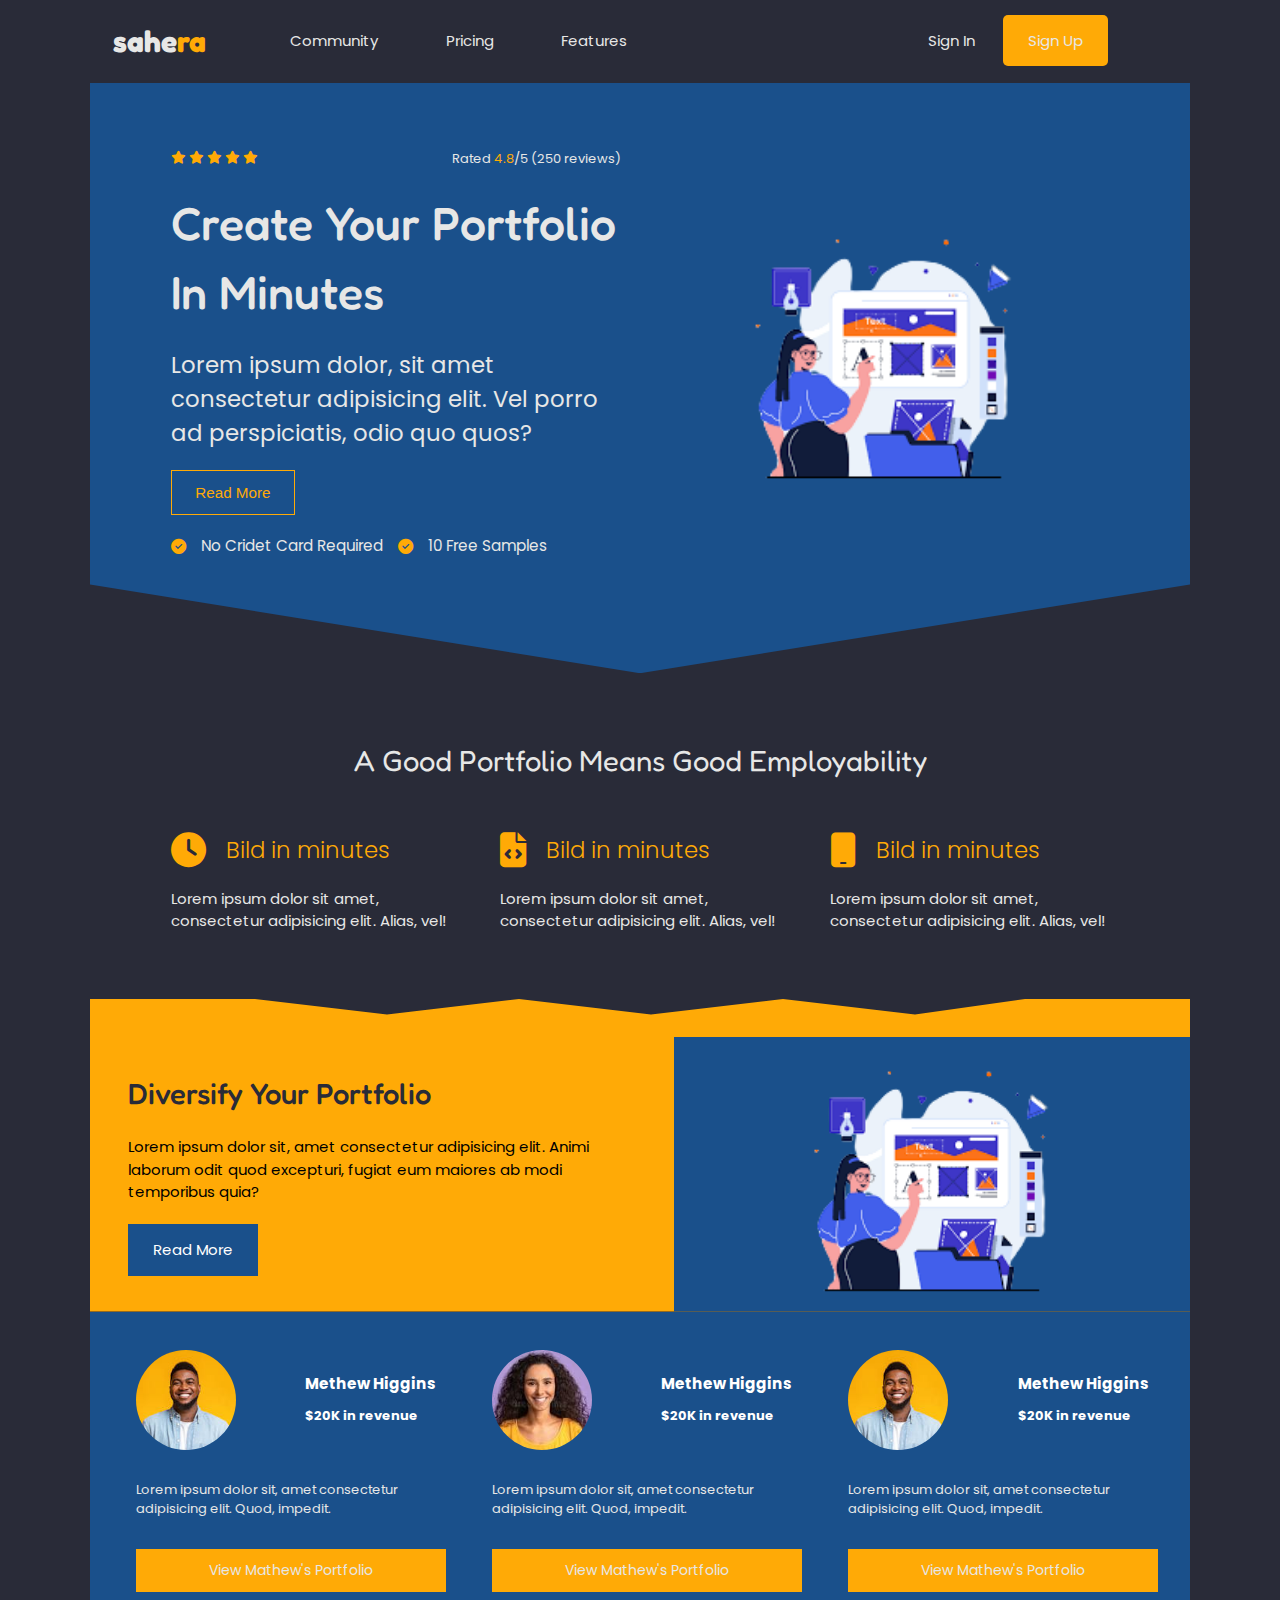
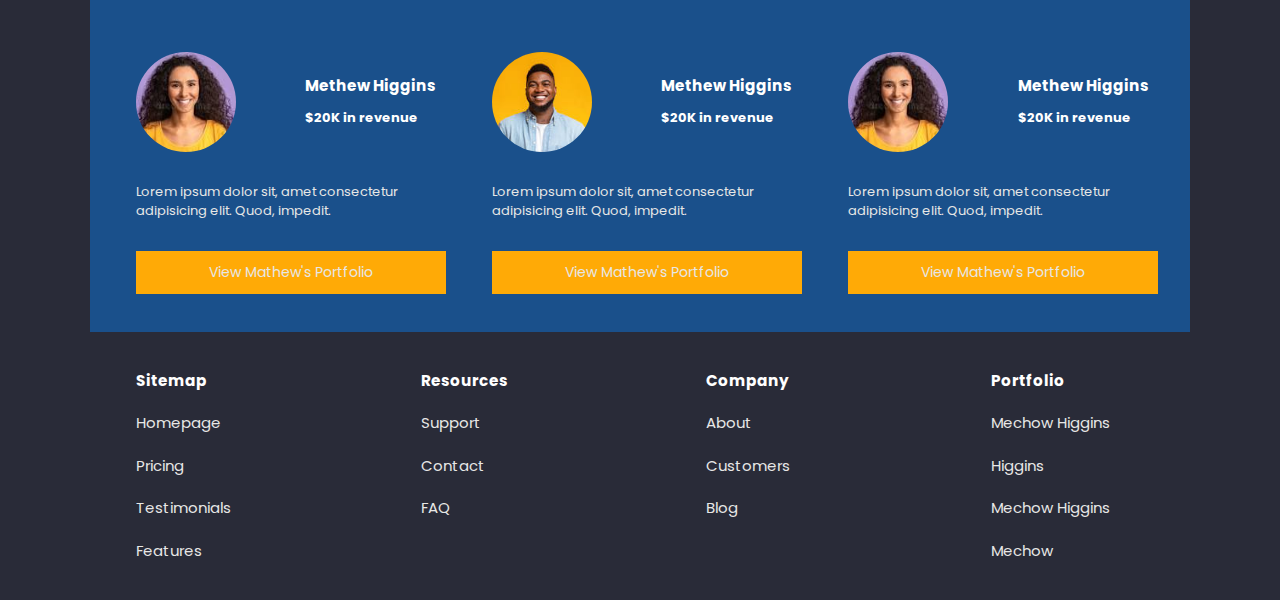
<file: index.html>
<!DOCTYPE html>
<html lang="en">
<head>
    <meta charset="UTF-8">
    <meta name="viewport" content="width=device-width, initial-scale=1.0">
    <!-- Google font link -->
    <link rel="preconnect" href="https://fonts.googleapis.com">
    <link rel="preconnect" href="https://fonts.gstatic.com" crossorigin>
    <link href="https://fonts.googleapis.com/css2?family=Fredoka:wght@300;400;500&family=Poppins:wght@100;200;300;400;500;600;700;800;900&display=swap" rel="stylesheet">
    <!-- Font awesome link -->
    <link rel="stylesheet" href="https://cdnjs.cloudflare.com/ajax/libs/font-awesome/6.4.0/css/all.min.css">
    <!-- Css stylesheet link -->
    <link rel="stylesheet" href="./style.css">
    <title>Document</title>
</head>
<body class="container">
    <!-- __________________________________________Header -->
    <header id="main-header">
        <!-- Logo -->
        <div class="main-header__logo">
            <h2>sahe<span>ra</span></h2>
        </div>
        <!-- Navigation -->
        <nav class="main-header__nav">
            <!-- Nav Links -->
            <ul class="main-header__nav--links">
                <li class="main-header__nav--links__link"><a href="#">Community</a></li>
                <li class="main-header__nav--links__link"><a href="#">Pricing</a></li>
                <li class="main-header__nav--links__link"><a href="#">Features</a></li>
            </ul>
            <!-- Registration -->
            <div class="main-header__nav--registration">
                <a href="#">Sign In</a>
                <a href="sign-up.html">Sign Up</a>
            </div>
        </nav>
        <!-- Hamburger Menu-->
        <div class="hamburger">
            <div class="hamburger-line"></div>
            <div class="hamburger-line"></div>
            <div class="hamburger-line"></div>
        </div>
    </header>
    <!-- __________________________________________Hero -->
    <section class="hero">
        <!-- Content -->
        <div class="hero__content">
            <!-- Rating -->
            <div class="hero__content--rating">
                <!-- Rating Star -->
                <div class="hero__content--rating__star">
                    <i class="fas fa-star"></i>
                    <i class="fas fa-star"></i>
                    <i class="fas fa-star"></i>
                    <i class="fas fa-star"></i>
                    <i class="fas fa-star"></i>
                </div>
                <!-- Rating Text -->
                <div class="hero__content__rating__text">
                    <p>Rated <span>4.8</span>/5 (250 reviews)</p>
                </div>
            </div>
            <!-- Title -->
            <h1 id="main__title">Create Your Portfolio In Minutes</h1>
            <!-- Main para -->
            <p id="main__para">Lorem ipsum dolor, sit amet consectetur adipisicing elit. Vel porro ad perspiciatis, odio quo quos?</p>
            <!-- Trial -->
            <button class="hero__content--trial">Read More</button>

            <div class="hero__content--geting-started">
            <!-- Credit Card -->
            <div class="hero__content--geting-started__credit-card">
                <i class="fas fa-check-circle"></i>
                <p>No Cridet Card Required</p>
            </div>
            <!-- Free Templates -->
            <div class="hero__content--geting-started__free-templates">
                <i class="fas fa-check-circle"></i>
                <p>10 Free Samples</p>
            </div>
            </div>
        </div>
        <!-- Vector Ghrophic -->
        <div class="hero__vec">
            <img src="./asets/images/Untitled-removebg-preview.png" alt="hero img">
        </div>
    </section>
    <!-- __________________________________________Features -->
    <section class="features">
        <!-- Title -->
        <h2 class="features__title">A Good Portfolio Means Good Employability</h2>
        <!-- content -->
        <div class="features__content">
            <div class="features__content--efficiency">
                <i class="fas fa-clock"></i>
                <h3>Bild in minutes</h3>
                <p>Lorem ipsum dolor sit amet, consectetur adipisicing elit. Alias, vel!</p>
            </div>

            <div class="features__content--customizability">
                <i class="fas fa-file-code"></i>
                <h3>Bild in minutes</h3>
                <p>Lorem ipsum dolor sit amet, consectetur adipisicing elit. Alias, vel!</p>
            </div>

            <div class="features__content--adeptability">
                <i class="fas fa-mobile"></i>
                <h3>Bild in minutes</h3>
                <p>Lorem ipsum dolor sit amet, consectetur adipisicing elit. Alias, vel!</p>
            </div>
        </div>
    </section>
    <!-- __________________________________________Diversify -->
    <section class="diversify">
        <!-- Content -->
        <div class="diversify__content">
            <h2 class="diversify__content--title">Diversify Your Portfolio</h2>
            <p class="diversify__content--para">Lorem ipsum dolor sit, amet consectetur adipisicing elit. Animi laborum odit quod excepturi, fugiat eum maiores ab modi temporibus quia?</p>
            <a href="#" class="diversify__content--link">Read More</a>
        </div>
        <!-- Image -->
        <div class="diversify__img">
            <img src="./asets/images/Untitled-removebg-preview.png" alt="img">
        </div>
    </section>
    <!-- ___________________________________________Testimonials -->
    <section class="testimonials">
        <div class="testimoials__content">
            <div class="testimonials__content--person-one">
                <img src="./asets/images/person1.jpg" alt="person">
                <div class="testimonials__content--title">
                <h3>Methew Higgins</h3>
                <h4>$20K in revenue</h4>
                </div>
                <p>Lorem ipsum dolor sit, amet consectetur adipisicing elit. Quod, impedit.</p>
                <a href="#">View Mathew's Portfolio</a>
            </div>

            <div class="testimonials__content--person-two">
                <img src="./asets/images/person2.jpg" alt="person">
                <div class="testimonials__content--title">
                    <h3>Methew Higgins</h3>
                    <h4>$20K in revenue</h4>
                    </div>
                <p>Lorem ipsum dolor sit, amet consectetur adipisicing elit. Quod, impedit.</p>
                <a href="#">View Mathew's Portfolio</a>
            </div>

            <div class="testimonials__content--person-three">
                <img src="./asets/images/person1.jpg" alt="person">
                <div class="testimonials__content--title">
                    <h3>Methew Higgins</h3>
                    <h4>$20K in revenue</h4>
                    </div>
                <p>Lorem ipsum dolor sit, amet consectetur adipisicing elit. Quod, impedit.</p>
                <a href="#">View Mathew's Portfolio</a>
            </div>

            <div class="testimonials__content--person-four">
                <img src="./asets/images/person2.jpg" alt="person">
                <div class="testimonials__content--title">
                    <h3>Methew Higgins</h3>
                    <h4>$20K in revenue</h4>
                    </div>
                <p>Lorem ipsum dolor sit, amet consectetur adipisicing elit. Quod, impedit.</p>
                <a href="#">View Mathew's Portfolio</a>
            </div>

            <div class="testimonials__content--person-five">
                <img src="./asets/images/person1.jpg" alt="person">
                <div class="testimonials__content--title">
                    <h3>Methew Higgins</h3>
                    <h4>$20K in revenue</h4>
                    </div>
                <p>Lorem ipsum dolor sit, amet consectetur adipisicing elit. Quod, impedit.</p>
                <a href="#">View Mathew's Portfolio</a>
            </div>

            <div class="testimonials__content--person-six">
                <img src="./asets/images/person2.jpg" alt="person">
                <div class="testimonials__content--title">
                    <h3>Methew Higgins</h3>
                    <h4>$20K in revenue</h4>
                    </div>
                <p>Lorem ipsum dolor sit, amet consectetur adipisicing elit. Quod, impedit.</p>
                <a href="#">View Mathew's Portfolio</a>
            </div>
        </div>
    </section>
    <!-- ____________________________________________Footer -->
    <footer id="footer">
        <div class="footer__container">
                    <!-- sitemap -->
        <div class="sitemap">
            <p>Sitemap</p>
            <a href="#">Homepage</a>
            <a href="#">Pricing</a>
            <a href="#">Testimonials</a>
            <a href="#">Features</a>
        </div>
        <!-- resources -->
        <div class="resources">
            <p>Resources</p>
            <a href="#">Support</a>
            <a href="#">Contact</a>
            <a href="#">FAQ</a>
        </div>
         <!-- company -->
         <div class="company">
            <p>Company</p>
            <a href="#">About</a>
            <a href="#">Customers</a>
            <a href="#">Blog</a>
        </div>
         <!-- portfolio -->
         <div class="portfolio">
            <p>Portfolio</p>
            <a href="#">Mechow Higgins</a>
            <a href="#">Higgins</a>
            <a href="#">Mechow Higgins</a>
            <a href="#">Mechow</a>
        </div>
        </div>
    </footer>
    <!-- _____________________________________________Javascript File -->
    <script src="./script.js"></script>
   
</body>
</html>
</file>
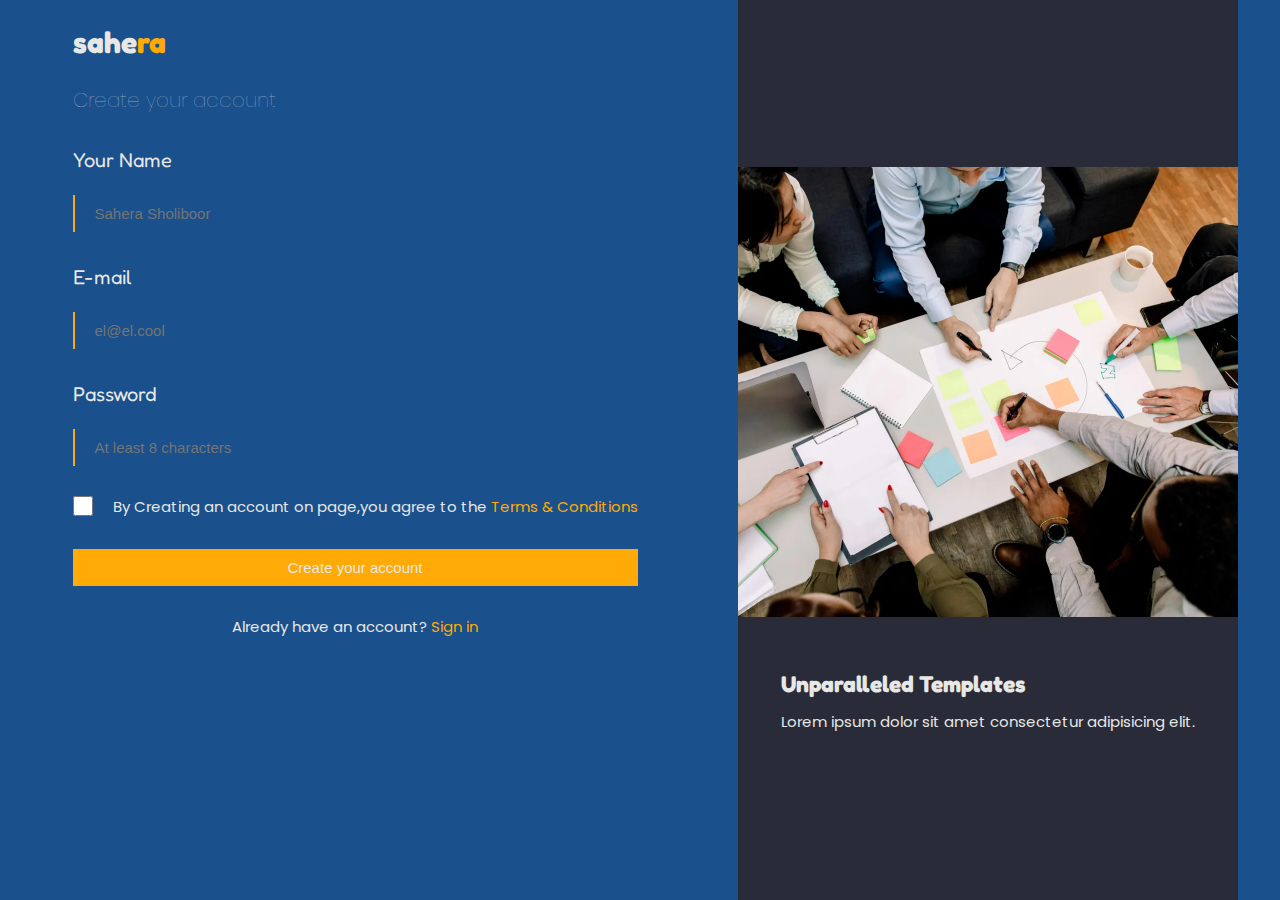
<file: sign-up.html>
<!DOCTYPE html>
<html lang="en">
<head>
    <meta charset="UTF-8">
    <meta name="viewport" content="width=device-width, initial-scale=1.0">
    <title>sign up</title>
    <!-- Google font link -->
    <link rel="preconnect" href="https://fonts.googleapis.com">
    <link rel="preconnect" href="https://fonts.gstatic.com" crossorigin>
    <link href="https://fonts.googleapis.com/css2?family=Fredoka:wght@300;400;500&family=Poppins:wght@100;200;300;400;500;600;700;800;900&display=swap" rel="stylesheet">
    <!-- Font awesome link -->
    <link rel="stylesheet" href="https://cdnjs.cloudflare.com/ajax/libs/font-awesome/6.4.0/css/all.min.css">
    <!-- Css stylesheet link -->
    <link rel="stylesheet" href="./style.css">
</head>
<body>
    <main id="sign-up-container">
        <!-- Sign Up -->
        <section class="sign-up">
            <!-- Logo -->
            <div class="main-header__logo">
                <h2>sahe<span>ra</span></h2>
            </div>

            <!-- Form -->
            <form class="sign-up__form">
                <h3 class="sign-up__form--title">Create your account</h3>

                <!-- Name Field -->
                <fieldset class="sign-up__form--name-field fieldset">
                    <label for="name">Your Name</label>
                    <input type="text" placeholder="Sahera Sholiboor">
                </fieldset>

                <!-- Email Field -->
                <fieldset class="sign-up__form--email-field fieldset">
                    <label for="email">E-mail</label>
                    <input type="email" placeholder="el@el.cool">
                </fieldset>

                <!-- Password Field -->
                <fildset class="sign-up__form--password-field fieldset">
                    <label for="password">Password</label>
                    <input type="password" placeholder="At least 8 characters">
                </fildset>

                <!-- Terms Field -->
                <fieldset class="sign-up__form--terms-field fieldset">
                    <input type="checkbox">
                    <p>By Creating an account on page,you agree to the 
                        <a href="#">Terms & Conditions</a>
                    </p>
                </fieldset>

                <!-- Submit -->
                <input type="submit" value="Create your account">

                <!-- sign In -->
                <p class="sign-up__form--sign-in-para">Already have an account?
                    <a href="#">Sign in</a>
                </p>
            </form>

        </section>
        <!-- Extra info -->
        <section class="extra-info">
            <!-- image -->
            <div class="extra-info__img">
                <img src="./asets/images/0x0.webp" alt="Sign Up">
            </div>

            <!-- Content -->
            <div class="extra-info__content">
                <h2 class="extra-info__content--title">Unparalleled Templates</h2>
                <p class="extra-info__content--para">Lorem ipsum dolor sit amet consectetur adipisicing elit.</p>
            </div>
        </section>
    </main>
</body>
</html>
</file>
<file: style.css>
*,
*::before,
*::after{
    box-sizing: border-box;
    margin: 0;
    padding: 0;
}
:root{
    font-size: 10px;
    
    /* _________________Colors_________________ */
    --color-primary: hsl(231,15%,19%);
    --color-primary-m-light:hsl(231,15%,19%,.55);
    --color-primary-m-dark:hsl(213,15%,19%,.85);

    --color-secondary:rgb(255,170,6);
    --color-secondary-m-light:rgba(255,170,6,.55);
    --color-secondary-m-dark:rgba(255,170,6,.85);

        --color-tertiary:#1a508b;
    --color-tertiary-m-light:hsla(211,68%,32%,.55);
    --color-tertiary-m-dark:hsla(211,68%,32%,.85);

    --color-quaternary:rgb(231,231,230);
    --color-quaternary-m-light:rgba(231,231,230,.55);
    --color-quaternary-m-dark:rgba(231,231,230,.85);

    /* ____________________Padding___________________ */
    --padding-xl:calc(2rem + 6vh) calc(2rem + 6vw);
    --padding-l:calc(3rem + 4vh) calc(3rem + 4vw);
    --padding-m:calc(2rem + 2vh) calc(2rem + 2vw);
    --padding-s:calc(1rem + 1vh) calc(1rem + 1vw);
    /* ____________________Font size___________________ */
    --font-size-l:calc(1.5rem + 2vw);
    --font-size-m:calc(1rem + 1.5vw);
    --font-size-s:calc(1rem + 1vw);
    --font-size-xs:calc(0.5rem + 0.8vw);
    /* ____________________Font family___________________ */
    --font-family-main: "Fredoka" , sans-serif;
    --font-family-sub: "Poppins" , sans-serif;
}
body{
    font-family: var(--font-family-sub);
    line-height: 1.5;
}
.container{
    display: grid;
    grid-template-columns: 
    [container-start] 1fr
    [center-start] 
    repeat(10,[col-start] minmax(min-content,11rem) [col-end])
    [center-end] 
    1fr [container-end];
    grid-template-rows: repeat(6,min-content);
    background-color: var(--color-primary);
}
a{
    text-decoration: none;
    color: var(--color-quaternary);
}
li{
    list-style: none;
}
/* _______________________________________________ Header */
#main-header{
    background-color: var(--color-primary);
    grid-column: center-start/center-end;
    display: flex;
    justify-content: space-between;
    align-items: center;
    position: relative;
    padding: var(--padding-s);
}
.main-header__logo h2{
    font-size: 3rem;
    color:var(--color-quaternary);
    font-family: var(--font-family-main);
}
.main-header__logo span{
    color: var(--color-secondary);
}
.main-header__nav{
    width: 80%;
    z-index: 1;
    display: flex;
    justify-content:space-between;
}
.main-header__nav--links{
    display: flex;
    gap: calc(.5rem + 1vw);
    align-items: center;
}
.main-header__nav--links__link a{
    font-size: 1.5rem;
    padding: 1.5rem 2.5rem;
    border-radius:.5rem;
    transition: all .25s ease-in-out;
}
.main-header__nav--links__link a:hover{
    background-color: var(--color-secondary);
}
.main-header__nav--registration a{
    font-size: 1.5rem;
    padding:1.5rem 2.5rem;
}
.main-header__nav--registration a:last-child{
    background-color: var(--color-secondary);
    border-radius:.5rem;
}
/* _______________________________________________ Hero */
.hero{
    background-color: var(--color-tertiary);
    grid-column: center-start/center-end;
    padding: var(--padding-l);
    padding-bottom: 11.5rem;
    display: flex;
    justify-content: space-evenly;
    align-items: center;
    flex-wrap: wrap;
    gap: 3vw;
    color: var(--color-quaternary);
    clip-path: polygon(0 0 , 100% 0,100% 85%,50% 100%,0 85%);
}
.hero__content{
    flex-basis: 35rem;
    flex-grow: 1;
    display: flex;
    flex-direction: column;
    justify-content: center;
    gap: 2rem;
}
.hero__content--rating{
    display: flex;
    justify-content: space-between;
    align-items: center;
}
.fa-star,
.hero__content__rating__text span{
    color:var(--color-secondary);
}
.fa-star,
.hero__content__rating__text  p{
    font-size: 1.3rem;
}
#main__title{
    font-size:calc(4rem + .5vw);
    font-weight: 500;
    font-family: var(--font-family-main);
}
#main__para{
    font-size: var(--font-size-s);
}
.hero__content--trial{
    align-self: flex-start;
    padding:1.5rem 2.5rem;
    background: none;
    border: 1px solid var(--color-secondary);
    color: var(--color-secondary);
    font-size: var(--font-size-s);
    cursor: pointer;
    transition: all 0.35s ease-in-out;
}
.hero__content--trial:hover{
    background-color: var(--color-primary);
}
.hero__content--geting-started,
.hero__content--geting-started__credit-card,
.hero__content--geting-started__free-templates{
    display: flex;
    align-items: center;
    gap: 1.5rem;
}
.hero__content--geting-started__credit-card p,
.hero__content--geting-started__free-templates p,
.fa-check-circle{
    font-size: var(--font-size-s);
}
.fa-check-circle{
    color: var(--color-secondary);
}
.hero__vec{
    flex-basis: 35rem;
    flex-grow: 1;
}
.hero__vec img{
    width: 100%;
    height: 100%;
    border-radius:20px;
}
/* _______________________________________________ Features */
.features{
    display: flex;
    flex-direction: column;
    justify-content: center;
    align-items: center;
    padding: var(--padding-l);
    grid-column: center-start/center-end;
    gap: 5rem;
}
.features__title{
    color: var(--color-quaternary);
    font-size: var(--font-size-m);
    font-weight: 400;
    font-family: var(--font-family-main);
}
.features__content{
    width: 100%;
    display: grid;
    grid-template-columns: repeat(auto-fit,minmax(20rem , 1fr));
    gap: 5rem;
}
.features__content--efficiency,
.features__content--customizability,
.features__content--adeptability{
    display: grid;
    grid-template-columns: repeat(10,1fr);
    grid-template-rows: repeat(2,min-content);
    gap: 2rem;
}
.features__content--efficiency h3,
.features__content--customizability h3,
.features__content--adeptability h3{
   font-size: var(--font-size-s);
   grid-column: 2 / -1;
   font-weight: 300;
   align-self: start;
}
.fa-clock,
.fa-file-code,
.fa-mobile,
.features__content--efficiency h3,
.features__content--customizability h3,
.features__content--adeptability h3{
    color: var(--color-secondary);
}
.fa-clock,
.fa-file-code,
.fa-mobile{
    font-size: 3.5rem;
}
.features__content--efficiency p,
.features__content--customizability p,
.features__content--adeptability p{
   font-size: var(--font-size-xs);
   grid-column: 1 / -1;
   color: var(--color-quaternary);
}
/* _______________________________________________ Diversify */
.diversify{
    background-color: var(--color-secondary);
    grid-column: center-start/center-end;
    display: flex;
    justify-content: center;
    align-items: center;
    padding:calc(2rem + 2vh) 0 0 calc((2rem + 2vh));
    gap: 3rem;
      clip-path: polygon(
        0 0,
        15% 0,
        27% 5%,
        39% 0%,
        51% 5%,
        63% 0%,
        75% 5%,
        85% 0%,
        100% 0%,
        100% 100%,
        0 100%,
        0 0%
    );
}
.diversify__content{
    flex-basis:50%;
    display: flex;
    flex-direction: column;
    gap: 2rem;

}
.diversify__content--title{
    font-size: var(--font-size-m);
    font-weight: 500;
    color: var(--color-primary);
    font-family: var(--font-family-main);
}
.diversify__content--para{
    font-size: var(--font-size-xs);
}
.diversify__content--link{
     background-color:var(--color-tertiary);
     align-self: flex-start;
     color: #fff;
     padding: 1.5rem 2.5rem;
     font-size: var(--font-size-s);
}
.diversify__img{
    flex-basis: 50%;
    background-color: var(--color-tertiary);
    display: flex;
    justify-content: center;
    align-items: center;
    
}
.diversify__img img{
    width: 80%;
    height: 80%;
    object-fit: cover;
}
/* _______________________________________________ Testimonials */
.testimonials{
    background-color: var(--color-tertiary);
    grid-column: center-start/center-end;
    padding: var(--padding-m);

}
.testimoials__content{
    width: 100%;
    display: grid;
    grid-template-columns: repeat(auto-fit,minmax(24rem ,1fr));
    gap: 6rem;
}
.testimonials__content--person-one,
.testimonials__content--person-two,
.testimonials__content--person-three,
.testimonials__content--person-four,
.testimonials__content--person-five,
.testimonials__content--person-six{
    display: grid;
    grid-template-columns: repeat(10,1fr);
    grid-template-rows: repeat(3,min-content);
    gap: 3rem;
}
.testimonials__content--person-one img,
.testimonials__content--person-two img,
.testimonials__content--person-three img,
.testimonials__content--person-four img,
.testimonials__content--person-five img,
.testimonials__content--person-six img{
    border-radius: 50%;
    grid-column: 1 /4;
    width: 10rem;
    height: 10rem;
    object-fit: cover;
}
.testimonials__content--title{
    grid-column: 5/-1;
    place-self: center;
    color: #fff;
    display: grid;
    gap: 1rem;
    font-size: 1.3rem;

}
.testimonials__content--person-one p,
.testimonials__content--person-two p,
.testimonials__content--person-three p,
.testimonials__content--person-four p,
.testimonials__content--person-five p,
.testimonials__content--person-six p{
    grid-column: 1 /-1;
    color: var(--color-quaternary);
    font-size: 1.3rem;

}
.testimonials__content--person-one a,
.testimonials__content--person-two a,
.testimonials__content--person-three a,
.testimonials__content--person-four a,
.testimonials__content--person-five a,
.testimonials__content--person-six a{
    grid-column: 1 /-1;
    background-color: var(--color-secondary);
    padding:1.1rem 2.1rem;
    font-size: 1.4rem;
    text-align: center;

}
/* _______________________________________________ Footer */
#footer{
    grid-column: center-start/center-end;
}
.footer__container{
    display: grid;
    grid-template-columns: repeat(auto-fit,minmax(24rem,1fr));
    gap: 4rem;
}
.sitemap,
.resources,
.company,
.portfolio{
    align-items:flex-start;
    justify-content:flex-start;
    display: flex;
    flex-direction: column;
    gap: 2rem;
    padding: var(--padding-m);
}
.sitemap p,
.resources p,
.company p,
.portfolio p{
    font-size: var(--font-size-xs);
    color: #fff;
    font-weight: 700;
}
.sitemap a,
.resources a,
.company a,
.portfolio a{
    font-size:1.5rem;
}
/* _____________________________ Media Queries ______________________________________ */

/* _____________________________ Media Queries 500px ______________________________________ */
    /* _______________-_-_Hero_-_-_____________*/
@media screen and (max-width:500px) {
    .hero{
        padding:2rem;
        clip-path: polygon(0 0 , 100% 0,100% 93%,50% 100%,0 93%);
    }
    .footer__container{
       display:grid;
       grid-template-columns: repeat(2,1fr);

    }
    .sitemap p,
    .company p,
    .resources p,
    .portfolio p{
    font-size: var(--font-size-m);
}
   .sitemap a,
   .resources a,
   .company a,
   .portfolio a{
   font-size:var(--font-size-s);
}  
}
/* _____________________________ Media Queries 800px ______________________________________ */

@media screen and (max-width:800px) {
    /* _______________-_-_Toggling Nav Bar_-_-_____________*/
    .hamburger{
        width: 5rem;
        height: 5rem;
        position: fixed;
        top: 3rem;
        right: 6rem;
        z-index: 1;
        padding: .6rem;
        cursor: pointer;
    }
    .hamburger-line{
        width: 3rem;
        height: .3rem;
        background-color: var(--color-quaternary);
        position: absolute;
    }
    .hamburger-line:first-child{
        width: 6rem;
        top: 0;
        left: 0;
        transition: all .35s ease-in-out;
    }
    .hamburger-line:nth-child(2){
        width: 2.5rem;
        top: 1rem;
        left: 0;
        transition: all .35s ease-in-out;
    }
    .hamburger-line:nth-child(3){
        width: 4rem;
        top: 2rem;
        left: 0;
        transition: all .35s ease-in-out;
    }
    .line-1{
        transform: rotate(45deg) translate(.3rem, 1.5rem);
        width:3.5rem !important;
    }
    .line-2{
        visibility: hidden;
    }
    .line-3{
        transform: rotate(-45deg) translate(0, -1.15rem);
        width:3.5rem !important;

    }
    .block.visible{
        transform: translateX(0);
    }
    /* _______________-_-_Nav Links_-_-____________________ */
    .main-header__nav,
    .main-header__nav--links,
    .main-header__nav--registration{
        flex-direction: column;
        display: flex;
        align-items: flex-start;
        justify-content: space-evenly;
        gap: 3rem;
    }
    .main-header__nav{
        position: fixed;
        top: 0;
        right: 0;
        width: 300px;
        background-color:var(--color-primary);
        height: 100vh;
        padding: 4rem;
        transform: translateX(100rem);
        transition: all .55s cubic-bezier(1,0,0,1);
    }
        /* _______________-_-_Features_-_-_____________*/
        .features__title{
            font-size: 3rem;
            text-align: center;
        }
        .diversify__content--title{
            font-size: 3rem;
        }
        .features__content--efficiency h3,
        .features__content--customizability h3,
        .features__content--adeptability h3{
            font-size: 2rem;
}
        .features__content--efficiency p,
        .features__content--customizability p,
        .features__content--adeptability p{
            font-size: 1.5rem;
}
    /* _______________-_-_Diversify_-_-_____________*/
    @media screen and (max-width:870px){
    .diversify{
        flex-direction: column;
        padding-left: 0;
        padding-top: 5rem;
        padding: var(--padding-l);
        align-items: flex-start;
    }
   .diversify__content{
    padding-bottom: 0;
   }
    .diversify__content--title{
        font-size: 3rem;
    }
    .diversify__content--para{
        font-size: 1.2rem;
    }
    .diversify__content--link{
        padding: 1rem 2rem;
    }
    .diversify__img{
        align-items: flex-start;
        width: 100%;
    }
    .diversify__img img{
        width: 100%;
        height: 100%;
        object-fit: cover;
    }
}
}
/* _____________________________ Media Queries 1000px ______________________________________ */
    /* _______________-_-_Hero_-_-_____________*/
@media screen and (min-width:1000px) {
    .hero__content--geting-started__credit-card p,
    .hero__content--geting-started__free-templates p,
    .fa-check-circle{
    font-size: var(--font-size-xs);
}
    .hero__content--trial{
    padding:1.3rem 2.3rem;
    font-size: var(--font-size-xs);
}
.features__content--efficiency p,
.features__content--customizability p,
.features__content--adeptability p,
.diversify__content--para,
.diversify__content--link{
    font-size: 1.5rem;

}
}

/* **************************************** SIGN UP PAGE ************************ */
#sign-up-container{
    background-color: var(--color-tertiary);
    height: 100vh;
    padding-left: 3rem;
    display: flex;
    justify-content: center;
    gap: 10rem;
}
.sign-up{
    padding-top: 2rem;
    height: 100%;
    display: flex;
    flex-direction: column;
    gap: 2rem;
}
.sign-up__form{
    display: flex;
    flex-direction: column;
    justify-content: center;
    gap: 3rem;
}
.sign-up__form--title{
    color: var(--color-quaternary-m-light);
    font-size: 2rem;
    font-weight: 100;
}
.fieldset{
    display: flex;
    flex-direction: column;
    border: none;
    gap: 2rem;
}
.fieldset:nth-of-type(3) {
    flex-direction: row;
}
.fieldset label{
    font-size: 2rem;
    font-family: var(--font-family-main);
    color: var(--color-quaternary);
}
.fieldset input{
    padding:1rem 2rem;
    font-size: 1.5rem;
    outline: none;
    border: none;
    border-left: 2px solid var(--color-secondary);
    background-color: transparent;
    color: var(--color-quaternary);
}
.fieldset input[type="checkbox"]{
    width: 2rem;
    height: 2rem;
}
.fieldset input[type="checkbox"] + p ,
.sign-up__form--sign-in-para{
    font-size: 1.5rem;
    color: var(--color-quaternary);
}
.sign-up__form--sign-in-para{
    align-self: center;
}
.fieldset input[type="checkbox"] + p a,
.sign-up__form--sign-in-para a{
    color: var(--color-secondary);
    font-size: 1.5rem;
}
input[type="submit"]{
    border: none;
    outline: none;
    background-color: var(--color-secondary);
    color: var(--color-quaternary);
    font-size: 1.5rem;
    padding:1rem 2rem;
}
.extra-info{
    display: flex;
    flex-direction: column;
    justify-content: center;
    align-items: center;
    gap: 5rem;
    background-color: var(--color-primary);
    height: 100vh;
    flex-basis: 40%;
}
.extra-info__content{
    display: flex;
    flex-direction: column;
    justify-content: center;
    gap: 1rem;
    padding: 0 4rem;
}
.extra-info__content--title{
    font-size: var(--font-size-s);
    font-family: var(--font-family-main);
    color: var(--color-quaternary);
}
.extra-info__content--para{
    font-family: var(--font-family-sub);
    color: var(--color-quaternary);
    font-size: 1.5rem;
}
.extra-info__img{
    width:100%;
    height: 50%;
}
.extra-info__img img{
    width:100%;
    height: 100%;
    object-fit: cover;
}

/* _____________________________ Media Queries 800px Sign Up Page ______________________________________ */
@media screen and (max-width:800px){
    body{
        background-color: var(--color-tertiary);
    }
    .extra-info{
        display: none;
    }
    #sign-up-container{
        padding:3rem;
        height: auto;
    }
}
</file>
